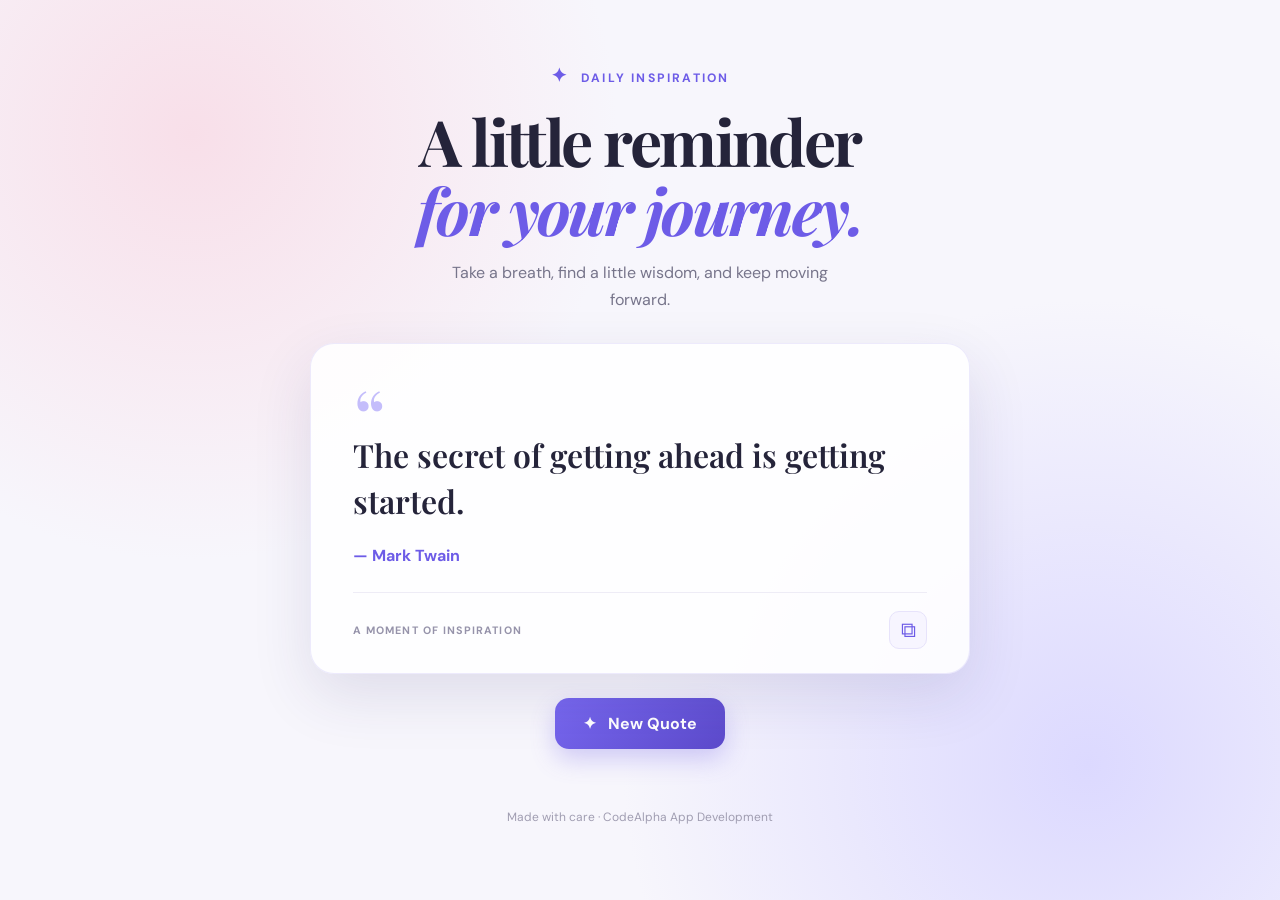
<file: Task2_Random_Quote_Generator/index.html>
<!DOCTYPE html>
<html lang="en">
<head>
  <meta charset="UTF-8">
  <meta name="viewport" content="width=device-width, initial-scale=1.0">
  <title>Random Quote Generator | CodeAlpha</title>
  <link rel="stylesheet" href="style.css">
</head>
<body>
  <main class="app">
    <div class="top-label"><span class="sparkle">✦</span> DAILY INSPIRATION</div>
    <h1>A little reminder<br><span>for your journey.</span></h1>
    <p class="intro">Take a breath, find a little wisdom, and keep moving forward.</p>

    <section class="quote-card" aria-live="polite">
      <div class="quote-mark">“</div>
      <p id="quoteText" class="quote-text">Believe you can and you're halfway there.</p>
      <p id="quoteAuthor" class="quote-author">— Theodore Roosevelt</p>
      <div class="card-line"></div>
      <div class="card-footer">
        <span id="quoteCount">A MOMENT OF INSPIRATION</span>
        <button id="copyBtn" class="icon-btn" type="button" aria-label="Copy quote" title="Copy quote">⧉</button>
      </div>
    </section>

    <button id="newQuoteBtn" class="primary-btn" type="button">✦ &nbsp; New Quote</button>
    <p id="status" class="status" role="status"></p>
    <p class="footer-note">Made with care · CodeAlpha App Development</p>
  </main>
  <script src="script.js"></script>
</body>
</html>
</file>
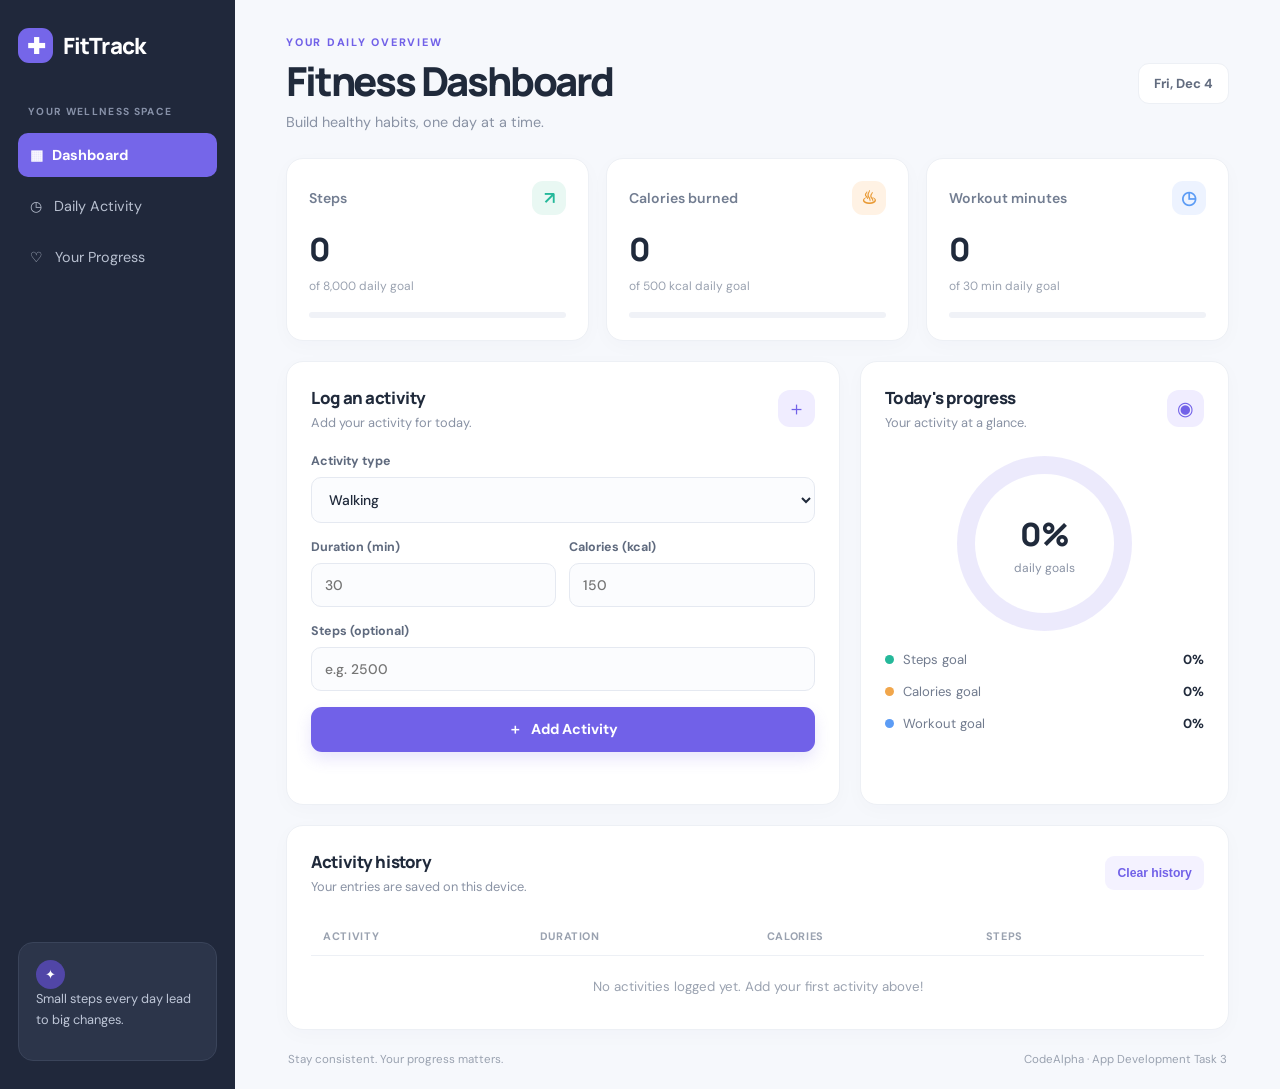
<file: Task3_Fitness_Tracker/index.html>
<!DOCTYPE html>
<html lang="en">
<head>
  <meta charset="UTF-8">
  <meta name="viewport" content="width=device-width, initial-scale=1.0">
  <title>Daily Fitness Tracker | CodeAlpha</title>
  <link rel="stylesheet" href="style.css">
</head>
<body>
  <div class="layout">
    <aside class="sidebar">
      <div class="brand"><span class="brand-icon">✚</span> FitTrack</div>
      <p class="side-caption">YOUR WELLNESS SPACE</p>
      <div class="side-link active">▦ &nbsp; Dashboard</div>
      <div class="side-link">◷ &nbsp; Daily Activity</div>
      <div class="side-link">♡ &nbsp; Your Progress</div>
      <div class="sidebar-bottom">
        <div class="mini-circle">✦</div>
        <p>Small steps every day lead to big changes.</p>
      </div>
    </aside>

    <main class="main-content">
      <header class="header">
        <div><p class="eyebrow">YOUR DAILY OVERVIEW</p><h1>Fitness Dashboard</h1><p class="subtitle">Build healthy habits, one day at a time.</p></div>
        <div class="date-pill" id="todayDate">Today</div>
      </header>

      <section class="stats-grid">
        <article class="stat-card steps"><div class="stat-top"><span>Steps</span><span class="stat-icon">↗</span></div><strong id="stepsValue">0</strong><small>of 8,000 daily goal</small><div class="progress"><span id="stepsProgress"></span></div></article>
        <article class="stat-card calories"><div class="stat-top"><span>Calories burned</span><span class="stat-icon">♨</span></div><strong id="caloriesValue">0</strong><small>of 500 kcal daily goal</small><div class="progress"><span id="caloriesProgress"></span></div></article>
        <article class="stat-card workouts"><div class="stat-top"><span>Workout minutes</span><span class="stat-icon">◷</span></div><strong id="minutesValue">0</strong><small>of 30 min daily goal</small><div class="progress"><span id="minutesProgress"></span></div></article>
      </section>

      <section class="content-grid">
        <article class="panel activity-panel">
          <div class="panel-heading"><div><h2>Log an activity</h2><p>Add your activity for today.</p></div><span class="heading-icon">＋</span></div>
          <form id="activityForm">
            <label for="activityType">Activity type</label>
            <select id="activityType" required>
              <option value="Walking">Walking</option><option value="Running">Running</option><option value="Cycling">Cycling</option><option value="Workout">Workout</option><option value="Yoga">Yoga</option><option value="Other">Other</option>
            </select>
            <div class="form-row">
              <div><label for="activityMinutes">Duration (min)</label><input id="activityMinutes" type="number" min="1" max="600" placeholder="30" required></div>
              <div><label for="activityCalories">Calories (kcal)</label><input id="activityCalories" type="number" min="0" max="10000" placeholder="150" required></div>
            </div>
            <div><label for="activitySteps">Steps (optional)</label><input id="activitySteps" type="number" min="0" max="100000" placeholder="e.g. 2500"></div>
            <button class="primary-btn" type="submit">＋ &nbsp; Add Activity</button>
            <p id="formMessage" class="form-message" role="status"></p>
          </form>
        </article>

        <article class="panel summary-panel">
          <div class="panel-heading"><div><h2>Today's progress</h2><p>Your activity at a glance.</p></div><span class="heading-icon">◉</span></div>
          <div class="ring-wrap"><div class="progress-ring" id="progressRing"><div class="ring-inner"><strong id="goalPercent">0%</strong><span>daily goals</span></div></div></div>
          <div class="goal-list"><div><span class="goal-dot dot-one"></span>Steps goal <strong id="stepsGoalText">0%</strong></div><div><span class="goal-dot dot-two"></span>Calories goal <strong id="caloriesGoalText">0%</strong></div><div><span class="goal-dot dot-three"></span>Workout goal <strong id="minutesGoalText">0%</strong></div></div>
        </article>
      </section>

      <section class="panel history-panel">
        <div class="panel-heading"><div><h2>Activity history</h2><p>Your entries are saved on this device.</p></div><button id="clearBtn" class="text-btn" type="button">Clear history</button></div>
        <div class="table-wrap"><table><thead><tr><th>Activity</th><th>Duration</th><th>Calories</th><th>Steps</th><th></th></tr></thead><tbody id="activityList"></tbody></table></div>
        <p id="emptyState" class="empty-state">No activities logged yet. Add your first activity above!</p>
      </section>
      <footer>Stay consistent. Your progress matters. <span>CodeAlpha · App Development Task 3</span></footer>
    </main>
  </div>
  <script src="script.js"></script>
</body>
</html>
</file>
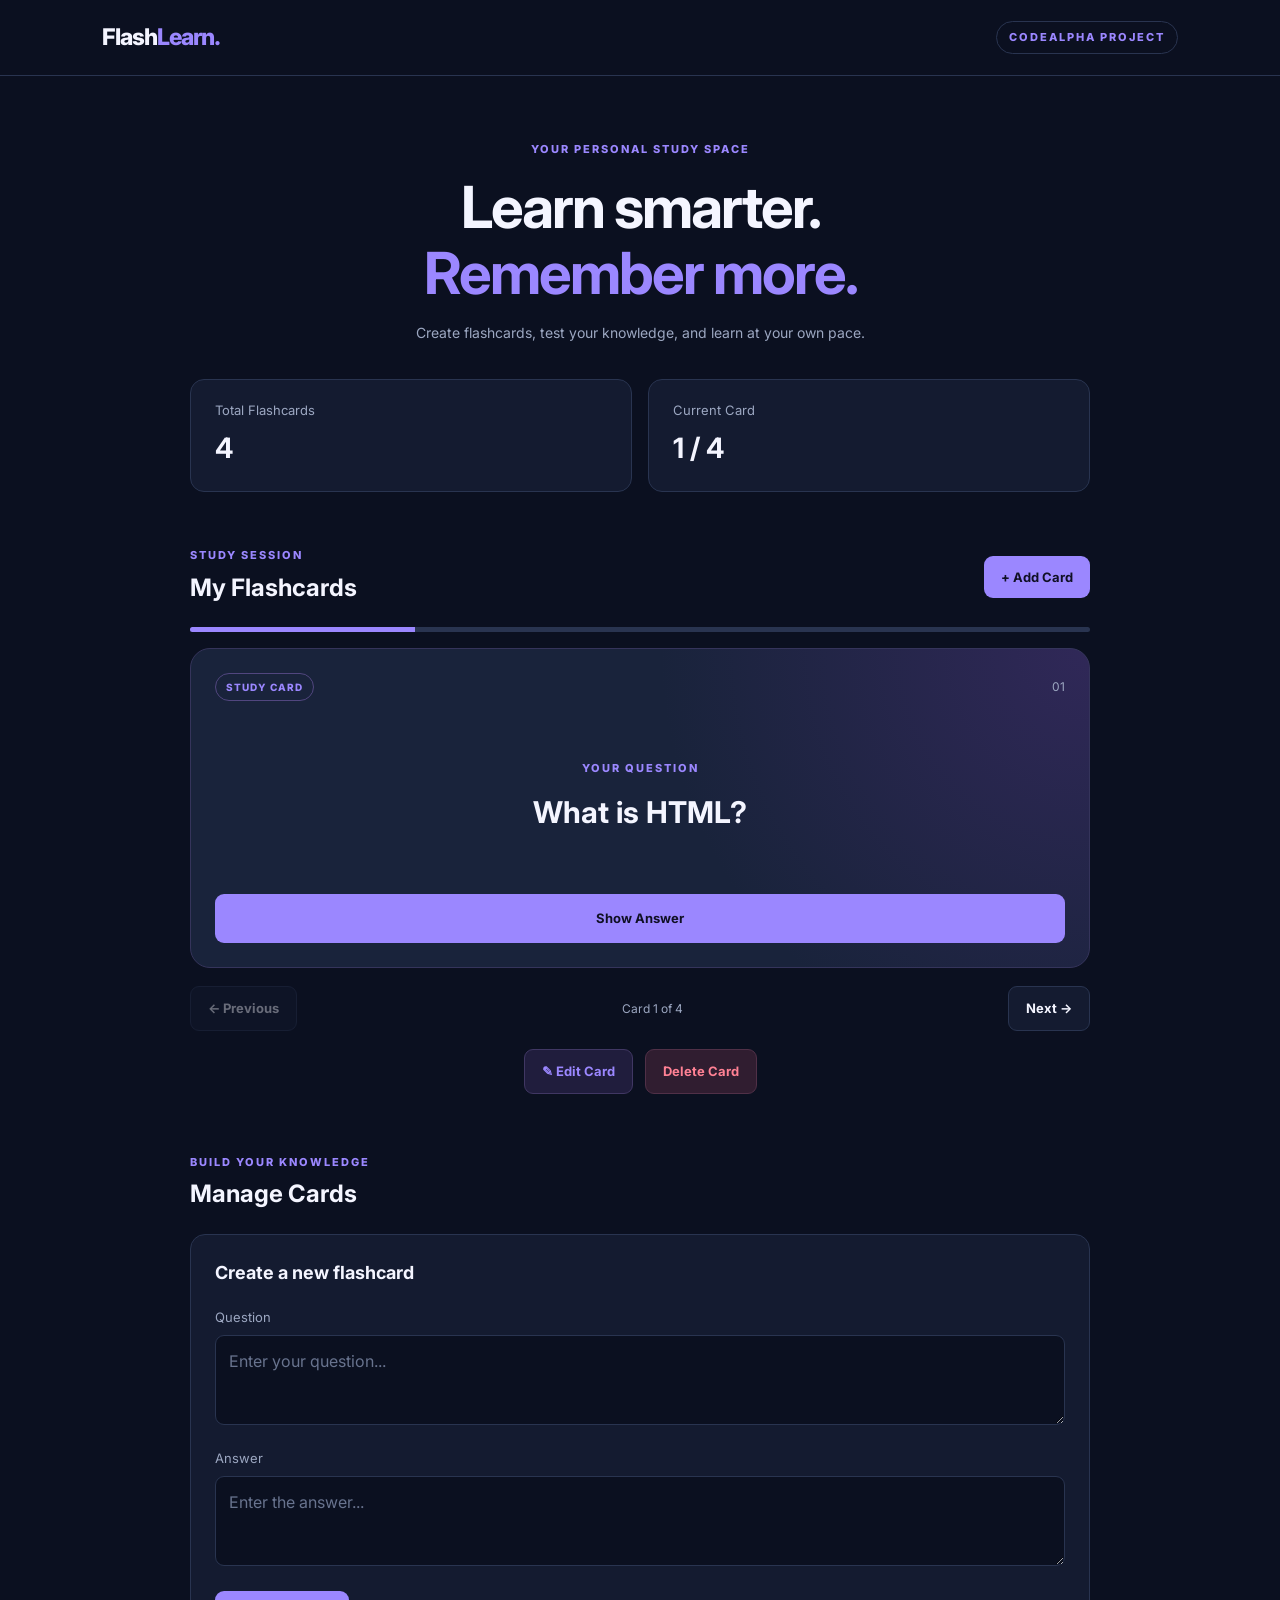
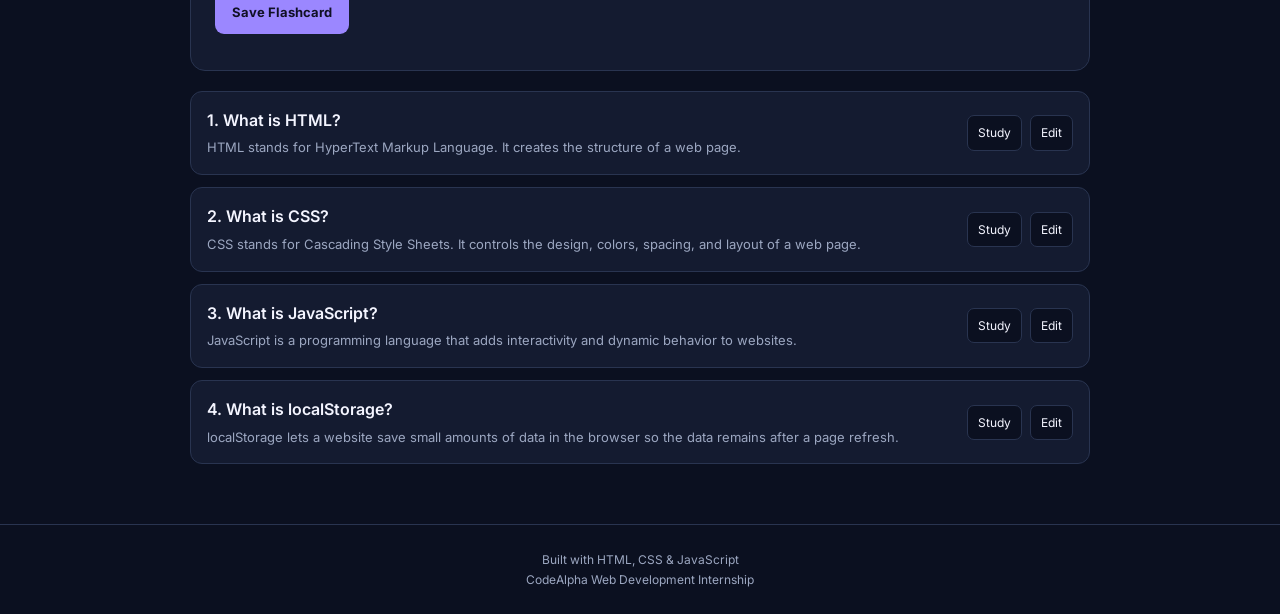
<file: Task1_FlashcardQuizApp/CodeAlpha_FlashcardQuizApp/index.html>
<!DOCTYPE html>
<html lang="en">
<head>
  <meta charset="UTF-8">
  <meta name="viewport" content="width=device-width, initial-scale=1.0">
  <title>Flashcard Quiz App | CodeAlpha</title>
  <script src="script.js" defer></script>
  <style>
    @import url('https://fonts.googleapis.com/css2?family=Inter:wght@400;500;600;700;800&display=swap');

    :root {
      --bg: #0b1020;
      --panel: #141b30;
      --card: #19233b;
      --purple: #9b87ff;
      --text: #f4f5ff;
      --muted: #9ca7c1;
      --border: #293450;
      --green: #67e8b1;
      --red: #ff8194;
    }

    * { box-sizing: border-box; margin: 0; padding: 0; }

    body {
      font-family: 'Inter', sans-serif;
      background: var(--bg);
      color: var(--text);
      min-height: 100vh;
      line-height: 1.6;
    }

    button, textarea { font: inherit; }
    button { cursor: pointer; transition: 0.2s ease; }
    button:focus-visible, textarea:focus-visible {
      outline: 2px solid var(--purple);
      outline-offset: 3px;
    }

    .topbar {
      height: 76px;
      padding: 0 8%;
      border-bottom: 1px solid var(--border);
      display: flex;
      justify-content: space-between;
      align-items: center;
    }

    .logo {
      font-size: 23px;
      font-weight: 800;
      color: var(--text);
      text-decoration: none;
      letter-spacing: -1px;
    }
    .logo span { color: var(--purple); }

    .project-label, .eyebrow {
      color: var(--purple);
      font-size: 11px;
      font-weight: 800;
      letter-spacing: 2px;
    }

    .project-label {
      border: 1px solid var(--border);
      border-radius: 30px;
      padding: 7px 12px;
    }

    .container { width: min(900px, 90%); margin: auto; }

    .intro { text-align: center; padding: 65px 0 35px; }
    .intro h1 {
      font-size: clamp(36px, 6vw, 58px);
      line-height: 1.15;
      letter-spacing: -2px;
      margin: 15px 0;
    }
    .intro h1 span { color: var(--purple); }

    .subtitle {
      color: var(--muted);
      max-width: 480px;
      margin: auto;
      font-size: 14px;
    }

    .stats {
      display: grid;
      grid-template-columns: 1fr 1fr;
      gap: 16px;
      margin-bottom: 55px;
    }

    .stat-card {
      background: var(--panel);
      border: 1px solid var(--border);
      border-radius: 14px;
      padding: 20px 24px;
    }
    .stat-card span { display: block; color: var(--muted); font-size: 13px; }
    .stat-card strong { display: block; font-size: 28px; margin-top: 5px; }

    .study-section, .manage-section { margin-bottom: 60px; }

    .section-heading {
      display: flex;
      justify-content: space-between;
      align-items: center;
      gap: 15px;
      margin-bottom: 20px;
    }
    .section-heading h2 { font-size: 24px; margin-top: 4px; }

    .btn {
      border: 0;
      border-radius: 9px;
      padding: 11px 17px;
      font-weight: 700;
      font-size: 13px;
    }
    .btn:hover:not(:disabled) { transform: translateY(-2px); filter: brightness(1.1); }
    .btn:disabled { opacity: 0.4; cursor: not-allowed; }

    .btn-primary { background: var(--purple); color: #101025; }
    .btn-secondary {
      background: var(--panel);
      border: 1px solid var(--border);
      color: var(--text);
    }

    .progress-track {
      width: 100%;
      height: 5px;
      background: var(--border);
      border-radius: 20px;
      margin-bottom: 16px;
      overflow: hidden;
    }
    #progressBar {
      height: 100%;
      width: 0;
      background: var(--purple);
      transition: width 0.3s ease;
    }

    .flashcard {
      background: radial-gradient(circle at top right, #302858 0%, transparent 45%), var(--card);
      border: 1px solid #35345b;
      border-radius: 20px;
      min-height: 320px;
      padding: 24px;
      display: flex;
      flex-direction: column;
    }

    .card-top {
      display: flex;
      justify-content: space-between;
      align-items: center;
      color: var(--muted);
      font-size: 12px;
    }
    .card-badge {
      color: var(--purple);
      border: 1px solid #51467f;
      padding: 5px 10px;
      border-radius: 20px;
      font-size: 10px;
      font-weight: 800;
      letter-spacing: 1px;
    }

    .card-content {
      flex: 1;
      display: flex;
      flex-direction: column;
      justify-content: center;
      padding: 30px 5px;
      text-align: center;
    }
    #cardLabel, .answer-label {
      color: var(--purple);
      font-size: 11px;
      letter-spacing: 2px;
      font-weight: 800;
      margin-bottom: 12px;
    }
    .card-content h3 {
      font-size: clamp(21px, 4vw, 30px);
      line-height: 1.5;
      overflow-wrap: anywhere;
    }
    .answer-area { margin-top: 22px; }
    .answer-divider {
      width: 50px;
      height: 2px;
      background: var(--purple);
      margin: 0 auto 20px;
    }
    #answer {
      color: #e2e5f5;
      overflow-wrap: anywhere;
      white-space: pre-wrap;
    }
    .btn-answer {
      width: 100%;
      background: var(--purple);
      color: #101025;
      padding: 14px;
    }

    .navigation {
      display: flex;
      justify-content: space-between;
      align-items: center;
      gap: 10px;
      margin: 18px 0;
    }
    .navigation span { color: var(--muted); font-size: 12px; text-align: center; }

    .card-actions { display: flex; justify-content: center; gap: 12px; }
    .btn-edit {
      color: var(--purple);
      background: #201d3d;
      border: 1px solid #403763;
    }
    .btn-delete {
      color: var(--red);
      background: #301d30;
      border: 1px solid #503047;
    }

    .card-form {
      background: var(--panel);
      border: 1px solid var(--border);
      border-radius: 15px;
      padding: 24px;
    }
    .card-form h3 { margin-bottom: 20px; font-size: 18px; }
    .card-form label {
      display: block;
      color: var(--muted);
      font-size: 13px;
      margin: 15px 0 7px;
    }
    .card-form textarea {
      width: 100%;
      min-height: 90px;
      resize: vertical;
      padding: 13px;
      border-radius: 9px;
      border: 1px solid var(--border);
      background: var(--bg);
      color: var(--text);
      outline: none;
    }
    .card-form textarea:focus { border-color: var(--purple); }
    .card-form textarea::placeholder { color: #68738e; }
    .form-actions { display: flex; gap: 10px; margin-top: 18px; }
    #formMessage { color: var(--green); font-size: 13px; margin-top: 12px; }

    .card-list { display: grid; gap: 12px; margin-top: 20px; }
    .list-card {
      background: var(--panel);
      border: 1px solid var(--border);
      border-radius: 12px;
      padding: 16px;
      display: flex;
      justify-content: space-between;
      align-items: center;
      gap: 15px;
    }
    .list-card p { overflow-wrap: anywhere; }
    .list-card .list-question { font-weight: 600; }
    .list-card .list-answer { color: var(--muted); font-size: 13px; margin-top: 4px; }
    .list-actions { display: flex; gap: 8px; flex-shrink: 0; }
    .list-actions button {
      padding: 7px 10px;
      border-radius: 7px;
      border: 1px solid var(--border);
      background: var(--bg);
      color: var(--text);
      font-size: 12px;
    }
    .empty-list {
      padding: 20px;
      color: var(--muted);
      text-align: center;
      border: 1px dashed var(--border);
      border-radius: 12px;
    }

    footer {
      border-top: 1px solid var(--border);
      text-align: center;
      color: var(--muted);
      padding: 25px 15px;
      font-size: 12px;
    }

    @media (max-width: 600px) {
      .topbar { padding: 0 5%; height: 66px; }
      .logo { font-size: 20px; }
      .project-label { font-size: 8px; letter-spacing: 1px; padding: 6px 8px; }
      .container { width: 92%; }
      .intro { padding-top: 45px; }
      .stats { gap: 10px; margin-bottom: 40px; }
      .stat-card { padding: 15px; }
      .stat-card span { font-size: 11px; }
      .stat-card strong { font-size: 24px; }
      .section-heading h2 { font-size: 20px; }
      .btn { padding: 10px 12px; font-size: 12px; }
      .flashcard { min-height: 300px; padding: 18px; }
      .navigation { gap: 6px; }
      .navigation span { font-size: 10px; }
      .card-form { padding: 17px; }
      .list-card { align-items: flex-start; }
      .list-actions { flex-direction: column; }
    }

    @media (prefers-reduced-motion: reduce) {
      *, *::before, *::after { transition-duration: 0.01ms !important; }
    }
  </style>
</head>
<body>
  <header class="topbar">
    <a href="#" class="logo">Flash<span>Learn.</span></a>
    <span class="project-label">CODEALPHA PROJECT</span>
  </header>

  <main class="container">
    <section class="intro">
      <p class="eyebrow">YOUR PERSONAL STUDY SPACE</p>
      <h1>Learn smarter.<br><span>Remember more.</span></h1>
      <p class="subtitle">Create flashcards, test your knowledge, and learn at your own pace.</p>
    </section>

    <section class="stats">
      <div class="stat-card">
        <span>Total Flashcards</span>
        <strong id="totalCards">0</strong>
      </div>
      <div class="stat-card">
        <span>Current Card</span>
        <strong id="currentCard">0 / 0</strong>
      </div>
    </section>

    <section class="study-section">
      <div class="section-heading">
        <div>
          <p class="eyebrow">STUDY SESSION</p>
          <h2>My Flashcards</h2>
        </div>
        <button class="btn btn-primary" id="addBtn">+ Add Card</button>
      </div>

      <div class="progress-track"><div id="progressBar"></div></div>

      <div class="flashcard" id="flashcard">
        <div class="card-top">
          <span class="card-badge">STUDY CARD</span>
          <span id="cardNumber">01</span>
        </div>
        <div class="card-content">
          <p id="cardLabel">YOUR QUESTION</p>
          <h3 id="question">Loading question...</h3>
          <div id="answerArea" class="answer-area" hidden>
            <div class="answer-divider"></div>
            <p class="answer-label">ANSWER</p>
            <p id="answer"></p>
          </div>
        </div>
        <button class="btn btn-answer" id="showAnswerBtn">Show Answer</button>
      </div>

      <div class="navigation">
        <button class="btn btn-secondary" id="prevBtn">← Previous</button>
        <span id="positionText">Card 0 of 0</span>
        <button class="btn btn-secondary" id="nextBtn">Next →</button>
      </div>

      <div class="card-actions">
        <button class="btn btn-edit" id="editBtn">✎ Edit Card</button>
        <button class="btn btn-delete" id="deleteBtn">Delete Card</button>
      </div>
    </section>

    <section class="manage-section">
      <div class="section-heading">
        <div>
          <p class="eyebrow">BUILD YOUR KNOWLEDGE</p>
          <h2>Manage Cards</h2>
        </div>
      </div>

      <form id="cardForm" class="card-form">
        <h3 id="formTitle">Create a new flashcard</h3>
        <label for="questionInput">Question</label>
        <textarea id="questionInput" placeholder="Enter your question..." required maxlength="500"></textarea>
        <label for="answerInput">Answer</label>
        <textarea id="answerInput" placeholder="Enter the answer..." required maxlength="2000"></textarea>
        <div class="form-actions">
          <button type="submit" class="btn btn-primary" id="saveBtn">Save Flashcard</button>
          <button type="button" class="btn btn-secondary" id="cancelBtn" hidden>Cancel</button>
        </div>
        <p id="formMessage" role="status" aria-live="polite"></p>
      </form>

      <div id="cardList" class="card-list"></div>
    </section>
  </main>

  <footer>
    <p>Built with HTML, CSS &amp; JavaScript</p>
    <p>CodeAlpha Web Development Internship</p>
  </footer>
</body>
</html>
</file>
<file: Task2_Random_Quote_Generator/style.css>
@import url('https://fonts.googleapis.com/css2?family=DM+Sans:wght@400;500;600;700&family=Playfair+Display:wght@500;600;700&display=swap');

:root { --ink:#25243a; --muted:#77758b; --purple:#6d5ce7; --pink:#f1dff0; --paper:#fff; }
* { box-sizing:border-box; }
body {
  margin:0; min-height:100vh; display:grid; place-items:center; padding:28px 16px;
  color:var(--ink); font-family:'DM Sans',sans-serif;
  background:radial-gradient(circle at 15% 15%,#f8dfe9 0,transparent 32%),
             radial-gradient(circle at 85% 85%,#dcd9ff 0,transparent 35%),#f7f6fc;
}
.app { width:min(100%,660px); text-align:center; }
.top-label { color:var(--purple); font-size:.76rem; font-weight:700; letter-spacing:.18em; }
.sparkle { font-size:1.2rem; margin-right:7px; }
h1 { font-family:'Playfair Display',serif; font-size:clamp(2.25rem,7vw,4rem); line-height:1.08; margin:18px 0 14px; letter-spacing:-.04em; }
h1 span { color:var(--purple); font-style:italic; }
.intro { color:var(--muted); margin:0 auto 30px; max-width:430px; line-height:1.7; }
.quote-card { position:relative; text-align:left; padding:32px clamp(22px,5vw,42px) 24px; background:rgba(255,255,255,.88); border:1px solid rgba(109,92,231,.12); border-radius:24px; box-shadow:0 22px 60px rgba(52,43,106,.12); }
.quote-mark { height:44px; color:#c4bdfb; font:5rem/1 'Playfair Display',serif; }
.quote-text { font:600 clamp(1.35rem,4vw,2rem)/1.45 'Playfair Display',serif; margin:12px 0 20px; overflow-wrap:anywhere; }
.quote-author { color:var(--purple); font-weight:700; margin:0; }
.card-line { height:1px; background:#eeecf6; margin:26px 0 18px; }
.card-footer { display:flex; justify-content:space-between; align-items:center; color:#9693aa; font-size:.67rem; letter-spacing:.1em; font-weight:700; gap:10px; }
.icon-btn { border:1px solid #e7e3fb; background:#f7f5ff; color:var(--purple); border-radius:10px; width:38px; height:38px; cursor:pointer; font-size:1.3rem; }
.primary-btn { margin-top:24px; border:0; border-radius:14px; padding:15px 28px; color:white; background:linear-gradient(135deg,#7868f0,#5c4acb); box-shadow:0 10px 24px #6d5ce74a; font:700 1rem 'DM Sans',sans-serif; cursor:pointer; transition:transform .2s,box-shadow .2s; }
.primary-btn:hover { transform:translateY(-2px); box-shadow:0 14px 28px #6d5ce75c; }
.primary-btn:focus-visible,.icon-btn:focus-visible { outline:3px solid #b7afff; outline-offset:3px; }
.status { min-height:22px; color:var(--purple); font-size:.85rem; margin:12px 0 0; }
.footer-note { color:#a09db1; font-size:.75rem; margin-top:26px; }
@media(max-width:480px) { .quote-card { border-radius:19px; } .intro { font-size:.92rem; } }
</file>
<file: Task3_Fitness_Tracker/style.css>
@import url('https://fonts.googleapis.com/css2?family=DM+Sans:wght@400;500;600;700&family=Manrope:wght@400;500;600;700;800&display=swap');
:root{--ink:#202a3b;--muted:#8992a4;--line:#edf0f5;--purple:#7161e8;--green:#25b89a;--orange:#f1a64b;--blue:#5c9cf5}
*{box-sizing:border-box}
body{margin:0;background:#f6f8fc;color:var(--ink);font-family:'DM Sans',sans-serif}
.layout{min-height:100vh;display:flex}
.sidebar{width:235px;background:#20283b;color:#fff;padding:28px 18px;display:flex;flex-direction:column;flex-shrink:0}
.brand{font:800 1.4rem Manrope,sans-serif;letter-spacing:-.04em;display:flex;align-items:center;gap:10px}.brand-icon{display:grid;place-items:center;width:35px;height:35px;border-radius:11px;background:#7566e9;color:white}
.side-caption{font-size:.64rem;letter-spacing:.13em;color:#8791a8;font-weight:700;margin:42px 10px 15px}
.side-link{padding:13px 12px;border-radius:10px;color:#b8c0d0;font-size:.9rem;margin-bottom:7px}.side-link.active{background:#7566e9;color:#fff;font-weight:700}
.sidebar-bottom{margin-top:auto;background:#2c354a;border:1px solid #3a445a;border-radius:15px;padding:17px;color:#bfc7d8;font-size:.8rem;line-height:1.6}.mini-circle{width:29px;height:29px;display:grid;place-items:center;border-radius:50%;background:#5146a7;color:#fff}
.main-content{max-width:1400px;width:calc(100% - 235px);padding:35px clamp(20px,4vw,55px) 22px;margin:0 auto}
.header{display:flex;justify-content:space-between;align-items:center;gap:20px;margin-bottom:27px}.eyebrow{font-size:.68rem;letter-spacing:.16em;color:var(--purple);font-weight:800;margin:0 0 8px}
h1,h2,p{margin-top:0}h1{font:800 clamp(1.8rem,4vw,2.5rem)/1.2 Manrope,sans-serif;letter-spacing:-.055em;margin-bottom:8px}.subtitle,.panel-heading p{color:var(--muted);font-size:.9rem;margin-bottom:0}
.date-pill{white-space:nowrap;padding:11px 15px;border-radius:11px;background:white;border:1px solid var(--line);font-size:.82rem;color:#626c7f;font-weight:700}
.stats-grid{display:grid;grid-template-columns:repeat(3,minmax(0,1fr));gap:17px;margin-bottom:20px}.stat-card,.panel{background:#fff;border:1px solid var(--line);border-radius:17px;box-shadow:0 5px 20px #27385806}
.stat-card{padding:22px}.stat-top{display:flex;justify-content:space-between;align-items:center;color:#727d91;font-weight:600;font-size:.88rem}.stat-icon{width:34px;height:34px;display:grid;place-items:center;border-radius:11px;font-size:1.1rem}
.steps .stat-icon{background:#e9f8f3;color:#25b89a}.calories .stat-icon{background:#fff2e4;color:#e99a35}.workouts .stat-icon{background:#edf3ff;color:#5c9cf5}
.stat-card strong{display:block;font:800 2rem Manrope,sans-serif;letter-spacing:-.05em;margin:12px 0 3px}.stat-card small{color:#9aa2b0;font-size:.75rem}.progress{height:6px;background:#f0f2f7;border-radius:20px;margin-top:17px;overflow:hidden}.progress span{display:block;height:100%;width:0;border-radius:20px;transition:width .3s}.steps .progress span{background:var(--green)}.calories .progress span{background:var(--orange)}.workouts .progress span{background:var(--blue)}
.content-grid{display:grid;grid-template-columns:minmax(0,1.2fr) minmax(260px,.8fr);gap:20px;margin-bottom:20px}.panel{padding:24px;min-width:0}.panel-heading{display:flex;align-items:center;justify-content:space-between;gap:12px;margin-bottom:22px}.panel-heading h2{font:800 1.05rem Manrope,sans-serif;letter-spacing:-.025em;margin-bottom:5px}.panel-heading p{font-size:.8rem}.heading-icon{width:37px;height:37px;display:grid;place-items:center;border-radius:12px;background:#f0edff;color:var(--purple);font-size:1.2rem}
label{display:block;font-size:.78rem;font-weight:700;color:#5f6a7e;margin-bottom:8px}input,select{width:100%;border:1px solid #e5e9f1;border-radius:10px;padding:12px 13px;background:#fbfcfe;color:var(--ink);font:500 .87rem 'DM Sans',sans-serif;outline:none;margin-bottom:16px}input:focus,select:focus{border-color:#9388f0;box-shadow:0 0 0 3px #7161e81a}.form-row{display:grid;grid-template-columns:1fr 1fr;gap:13px}
.primary-btn{width:100%;border:0;border-radius:11px;padding:13px;background:var(--purple);color:white;font:700 .9rem 'DM Sans',sans-serif;cursor:pointer;box-shadow:0 7px 16px #7161e82a}.primary-btn:hover{background:#5f50d4}.form-message{min-height:18px;color:var(--green);font-size:.78rem;margin:10px 0 0}
.ring-wrap{display:flex;justify-content:center;padding:3px 0 20px}.progress-ring{width:175px;height:175px;border-radius:50%;display:grid;place-items:center;background:conic-gradient(var(--purple) 0deg,#eceafc 0deg);position:relative}.ring-inner{width:139px;height:139px;border-radius:50%;background:white;display:flex;flex-direction:column;align-items:center;justify-content:center}.ring-inner strong{font:800 2rem Manrope,sans-serif;letter-spacing:-.05em}.ring-inner span{color:var(--muted);font-size:.75rem;margin-top:4px}
.goal-list{display:grid;gap:15px}.goal-list>div{display:flex;align-items:center;font-size:.82rem;color:#717b8e}.goal-list strong{margin-left:auto;color:var(--ink)}.goal-dot{width:9px;height:9px;border-radius:50%;margin-right:9px}.dot-one{background:var(--green)}.dot-two{background:var(--orange)}.dot-three{background:var(--blue)}
.history-panel{padding-bottom:12px}.text-btn{border:0;background:#f4f2ff;color:var(--purple);border-radius:9px;padding:10px 12px;font-weight:700;font-size:.76rem;cursor:pointer}.table-wrap{overflow-x:auto}table{width:100%;border-collapse:collapse;text-align:left;white-space:nowrap}th{font-size:.68rem;color:#9aa2b0;font-weight:700;text-transform:uppercase;letter-spacing:.06em;padding:12px;border-bottom:1px solid var(--line)}td{font-size:.82rem;padding:14px 12px;border-bottom:1px solid #f2f4f8}tbody tr:last-child td{border-bottom:0}.activity-name{font-weight:700}.delete-btn{border:0;background:#fff0f0;color:#d65b64;border-radius:7px;padding:7px 10px;cursor:pointer}.empty-state{text-align:center;color:#9aa2b0;font-size:.83rem;padding:22px 8px;margin:0}
footer{display:flex;justify-content:space-between;gap:12px;color:#9aa2b0;font-size:.72rem;padding:22px 2px 0}footer span{text-align:right}
@media(max-width:1050px){.sidebar{width:190px}.main-content{width:calc(100% - 190px);padding:28px 20px}.stats-grid{gap:10px}.stat-card{padding:17px}.content-grid{grid-template-columns:1fr}}
@media(max-width:720px){.layout{display:block}.sidebar{width:100%;padding:16px 20px;display:block}.side-caption,.side-link,.sidebar-bottom{display:none}.main-content{width:100%;padding:25px 15px}.header{align-items:flex-start}.date-pill{font-size:.7rem;padding:9px}.stats-grid{grid-template-columns:1fr}.stat-card{padding:18px}.content-grid{grid-template-columns:1fr}.panel{padding:19px}.history-panel{padding:19px 12px 10px}footer{flex-direction:column}footer span{text-align:left}}
</file>
